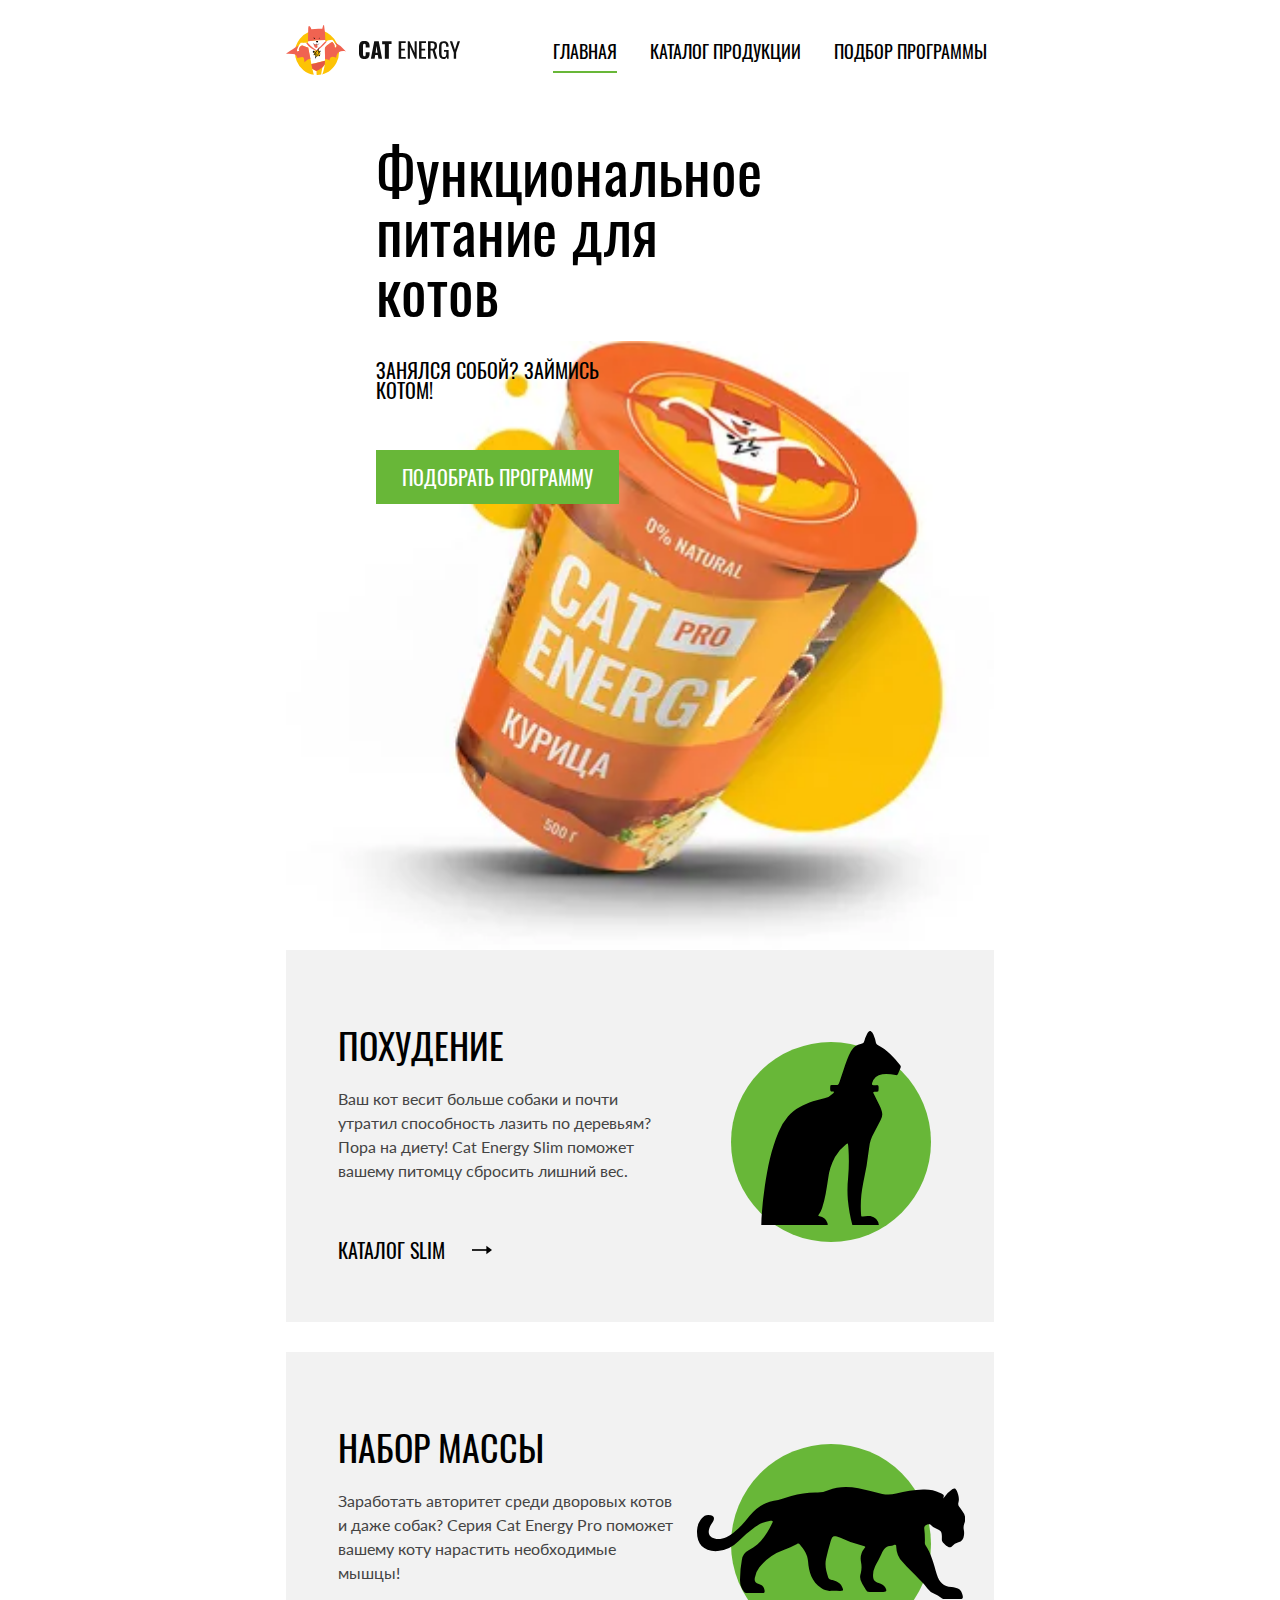
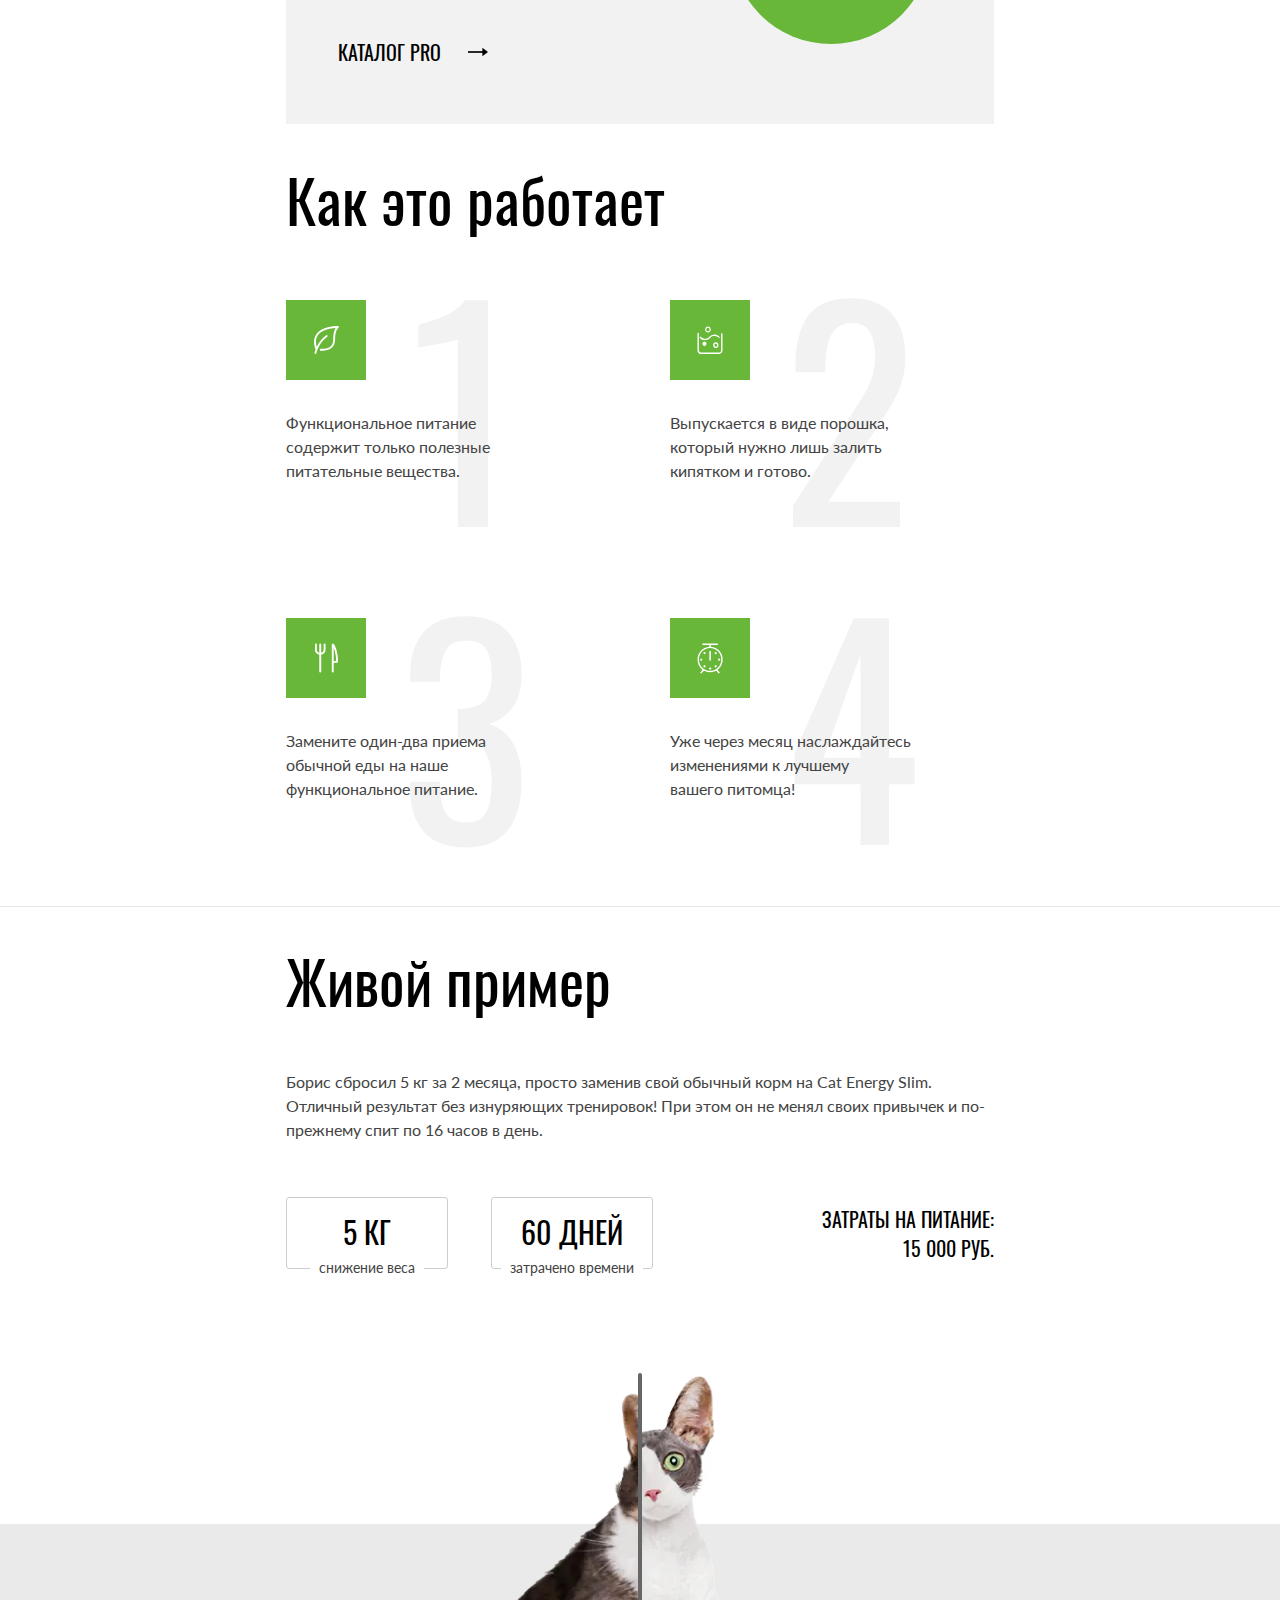
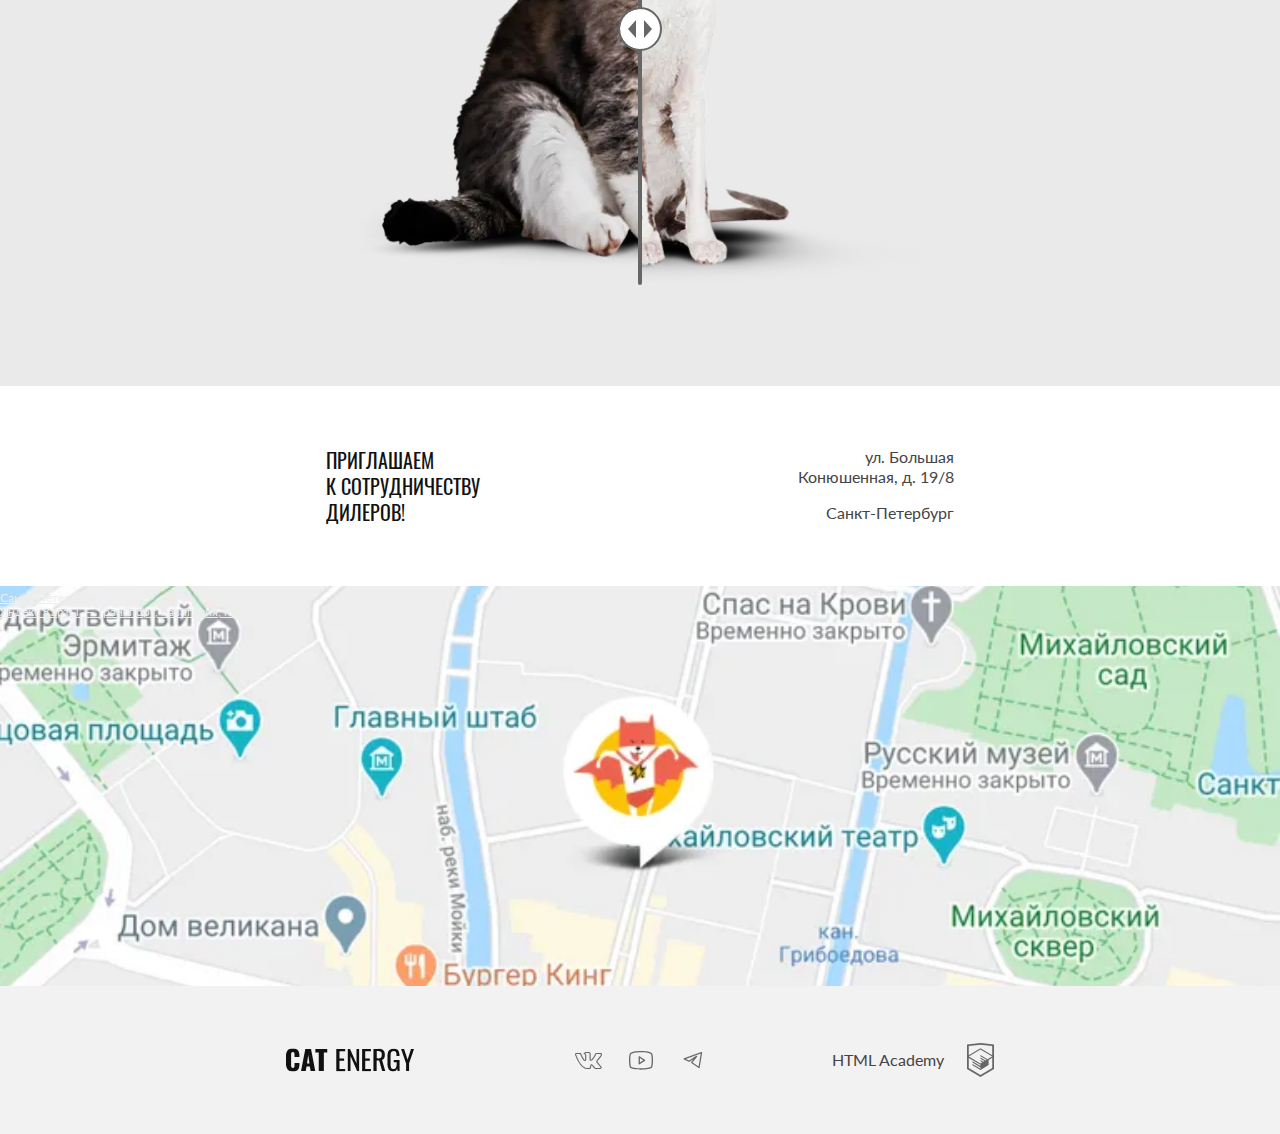
<file: index.html>
<!DOCTYPE html><html class="page" lang="ru"><head><meta charset="UTF-8"><title>Cat Energy</title><meta name="viewport" content="width=device-width,initial-scale=1"><link rel="preload" href="fonts/lato/Lato-Regular.woff2" as="font" crossorigin="anonymous"><link rel="preload" href="fonts/oswald/oswaldregular.woff2" as="font" crossorigin="anonymous"><link rel="stylesheet" href="styles/styles.css"><link rel="icon" href="favicon.ico"><link rel="icon" href="favicons/icon.svg" type="image/svg+xml"><link rel="apple-touch-icon" href="favicons/apple.png"><link rel="manifest" href="manifest.webmanifest"><script src="scripts/index.js" defer="defer"></script></head><body class="page__body page__body--home"><header class="page__header page-header"><div class="page-header__wrapper"><div class="page-header__mobile-top-row"><a class="page-header__logo" href="#"><picture><source media="(min-width: 1440px)" srcset="./images/image-logo-desktop.svg" width="70" height="59" type="image/svg+xml"><source media="(min-width: 768px)" srcset="./images/image-logo-tablet.svg" width="60" height="50" type="image/svg+xml"><img class="page-header__logo-image" src="./images/image-logo-mobile.svg" alt="Логотип Cat Energy" width="33" height="38"></picture><img class="page-header__text-logo" src="./images/text-logo.svg" width="101" height="18" alt="Cat Energy"> </a><button class="page-header__mobile-menu-toggler page-header__mobile-menu-toggler--closed page-header__mobile-menu-toggler--nojs" type="button"><span class="visually-hidden">Переключить мобильное меню</span></button></div><nav class="page-header__menu page-header__menu--closed page-header__menu--nojs accented-text"><ul class="page-header__menu-list"><li class="page-header__menu-item"><a class="page-header__menu-link page-header__menu-link--active page-header__menu-link--changeable" href="#">Главная</a></li><li class="page-header__menu-item"><a class="page-header__menu-link page-header__menu-link--changeable" href="/catalog.html">Каталог продукции</a></li><li class="page-header__menu-item"><a class="page-header__menu-link page-header__menu-link--changeable" href="#">Подбор программы</a></li></ul></nav></div></header><main class="page__main"><section class="page__intro intro"><div class="intro__wrapper"><h1 class="intro__heading accented-text">Функциональное питание для котов</h1><p class="intro__appeal accented-text">Занялся собой? Займись котом!</p><picture><source media="(min-width: 1440px)" srcset="./images/intro-cat-desktop@1x.webp, ./images/intro-cat-desktop@2x.webp 2x" type="image/webp" width="552" height="499"><source media="(min-width: 768px)" srcset="./images/intro-cat-tablet@1x.webp, ./images/intro-cat-tablet@2x.webp 2x" type="image/webp" width="709" height="609"><source srcset="./images/intro-cat-mobile@1x.webp, ./images/intro-cat-mobile@2x.webp 2x" type="image/webp" width="280" height="270"><source media="(min-width: 1440px)" srcset="./images/intro-cat-desktop@1x.png, ./images/intro-cat-desktop@2x.png 2x" type="image/png" width="552" height="499"><source media="(min-width: 768px)" srcset="./images/intro-cat-tablet@1x.png, ./images/intro-cat-tablet@2x.png 2x" type="image/png" width="709" height="609"><img class="intro__promo-image" src="./images/intro-cat-mobile@1x.png" srcset="./images/intro-cat-mobile@2x.png 2x" alt="Стакан корма Cat Energy" width="280" height="270"></picture><a class="intro__choose-program button button--primary" href="#">Подобрать программу</a></div></section><section class="page__targets targets"><div class="targets__wrapper"><h2 class="visually-hidden">Какую цель Вы хотите достичь?</h2><ul class="targets__list"><li class="targets__list-item targets__list-item--slimming"><h3 class="targets__item-title accented-text">Похудение</h3><p class="targets__item-description">Ваш кот весит больше собаки и почти утратил способность лазить по деревьям? Пора на диету! Cat Energy Slim поможет вашему питомцу сбросить лишний вес.</p><a class="targets__item-link accented-text" href="#">Каталог slim</a></li><li class="targets__list-item targets__list-item--gaining"><h3 class="targets__item-title accented-text">Набор массы</h3><p class="targets__item-description">Заработать авторитет среди дворовых котов и даже собак? Серия Cat Energy Pro поможет вашему коту нарастить необходимые мышцы!</p><a class="targets__item-link accented-text" href="#">Каталог pro</a></li></ul></div></section><section class="page__features features"><div class="features__wrapper"><h2 class="features__heading accented-text">Как это работает</h2><ul class="features__list"><li class="features__item features__item--useful">Функциональное питание содержит только полезные питательные вещества.</li><li class="features__item features__item--powder">Выпускается в виде порошка, который нужно лишь залить кипятком и готово.</li><li class="features__item features__item--handy">Замените один-два приема обычной еды на наше функциональное питание.</li><li class="features__item features__item--fast">Уже через месяц наслаждайтесь изменениями к лучшему вашего&nbsp;питомца!</li></ul></div></section><section class="page__example example"><div class="example__wrapper"><div class="example__text-content"><h2 class="example__heading accented-text">Живой пример</h2><p class="example__description">Борис сбросил 5 кг за 2 месяца, просто заменив свой обычный корм на Cat Energy Slim. Отличный результат без изнуряющих тренировок! При этом он не менял своих привычек и по-прежнему спит по 16 часов в день.</p><div class="example__stats"><ul class="example__index-list"><li class="example__index"><span class="example__index-amount accented-text">5 КГ</span> <span class="example__index-title">снижение веса</span></li><li class="example__index"><span class="example__index-amount accented-text">60 ДНЕЙ</span> <span class="example__index-title">затрачено времени</span></li></ul><div class="example__total accented-text"><p class="example__total-text">Затраты на питание:</p><p class="example__total-text">15 000 руб.</p></div></div></div><div class="example__image-slider"><button class="example__slider-button" type="button"><span class="visually-hidden">Кнопка управления слайдером</span></button><div class="example__before-container"><picture><source media="(min-width: 768px)" srcset="./images/slider-fat-cat-tablet@1x.webp, ./images/slider-fat-cat-tablet@2x.webp 2x" width="560" height="512" type="image/webp"><source srcset="./images/slider-fat-cat-mobile@1x.webp, ./images/slider-fat-cat-mobile@2x.webp 2x" width="280" height="256" type="image/webp"><source media="(min-width: 768px)" srcset="./images/slider-fat-cat-tablet@1x.png, ./images/slider-fat-cat-tablet@2x.png 2x" width="560" height="512" type="image/png"><img class="example__before-image" src="./images/slider-fat-cat-mobile@1x.png" srcset="./images/slider-fat-cat-mobile@2x.png 2x" alt="Толстый кот" width="280" height="256" loading="lazy"></picture></div><div class="example__after-container"><picture><source media="(min-width: 768px)" srcset="./images/slider-tiny-cat-tablet@1x.webp, ./images/slider-tiny-cat-tablet@2x.webp 2x" width="560" height="512" type="image/webp"><source srcset="./images/slider-tiny-cat-mobile@1x.webp, ./images/slider-tiny-cat-mobile@2x.webp 2x" width="280" height="256" type="image/webp"><source media="(min-width: 768px)" srcset="./images/slider-tiny-cat-tablet@1x.png, ./images/slider-tiny-cat-tablet@2x.png 2x" width="560" height="512" type="image/png"><img class="example__after-image" src="./images/slider-tiny-cat-mobile@1x.png" srcset="./images/slider-tiny-cat-mobile@2x.png 2x" alt="Худой кот" width="280" height="256" loading="lazy"></picture></div></div></div></section><footer class="page__footer page-footer"><div class="page-footer__collaboration page-footer__collaboration--main"><div class="page-footer__collaboration-wrapper"><p class="page-footer__collaboration-title accented-text">Приглашаем к&nbsp;сотрудничеству дилеров!</p><address class="page-footer__address"><p class="page-footer__address-paragraph">ул. Большая<br>Конюшенная, д. 19/8</p><p class="page-footer__address-paragraph">Санкт-Петербург</p></address></div></div><div class="page-footer__map-wrapper"><div class="page-footer__interactive-map page-footer__interactive-map--nojs"><a href="https://yandex.ru/maps/2/saint-petersburg/?utm_medium=mapframe&utm_source=maps" style="color:#eee;font-size:12px;position:absolute;top:0px;">Санкт‑Петербург</a> <a href="https://yandex.ru/maps/2/saint-petersburg/house/bolshaya_konyushennaya_ulitsa_19_8/Z0kYdQVjSUYAQFtjfXVyeXpgZQ==/?ll=30.325232%2C59.938733&utm_medium=mapframe&utm_source=maps&z=16.26" style="color:#eee;font-size:12px;position:absolute;top:14px;">Яндекс Карты — транспорт, навигация, поиск мест</a><iframe class="page-footer__iframe" src="https://yandex.ru/map-widget/v1/?ll=30.325232%2C59.938733&mode=search&ol=geo&ouri=ymapsbm1%3A%2F%2Fgeo%3Fdata%3DCgg1NzM5NDE4NBJh0KDQvtGB0YHQuNGPLCDQodCw0L3QutGCLdCf0LXRgtC10YDQsdGD0YDQsywg0JHQvtC70YzRiNCw0Y8g0JrQvtC90Y7RiNC10L3QvdCw0Y8g0YPQu9C40YbQsCwgMTkvOCIKDZaV8kEVKcFvQg%2C%2C&z=16.26"></iframe></div><picture><source media="(min-width: 1440px)" srcset="./images/map-image-desktop@1x.webp, ./images/map-image-desktop@2x.webp 2x" width="1440" height="400" type="image/webp"><source media="(min-width: 768px)" srcset="./images/map-image-tablet@1x.webp, ./images/map-image-tablet@2x.webp 2x" width="768" height="400" type="image/webp"><source srcset="./images/map-image-mobile@1x.webp, ./images/map-image-mobile@2x.webp 2x" width="320" height="362" type="image/webp"><source media="(min-width: 1440px)" srcset="./images/map-image-desktop@1x.jpg, ./images/map-image-desktop@2x.jpg 2x" width="1440" height="400" type="image/jpeg"><source media="(min-width: 768px)" srcset="./images/map-image-tablet@1x.jpg, ./images/map-image-tablet@2x.jpg 2x" width="768" height="400" type="image/jpeg"><img class="page-footer__map-image" src="./images/map-image-mobile@1x.jpg" srcset="./images/map-image-mobile@2x.jpg 2x" alt="ул. Большая Конюшенная, д. 19/8, Санкт-Петербург" width="320" height="362" loading="lazy"></picture></div><div class="page-footer__bottom"><div class="page-footer__bottom-wrapper"><ul class="page-footer__item-list"><li class="page-footer__logo page-footer__bottom-chapter"><a class="page-footer__logo-link" href="#"><img class="page-footer__text-logo" src="./images/text-logo.svg" width="128" height="24" alt="Cat Energy"></a></li><li class="page-footer__social page-footer__bottom-chapter"><ul class="page-footer__social-list"><li class="page-footer__social-item"><a class="page-footer__social-link page-footer__social-link--vk" href="#" title="Вконтакте"><span class="visually-hidden">Вконтакте</span></a></li><li class="page-footer__social-item"><a class="page-footer__social-link page-footer__social-link--youtube" href="#" title="Youtube"><span class="visually-hidden">Youtube</span></a></li><li class="page-footer__social-item"><a class="page-footer__social-link page-footer__social-link--telegram" href="#" title="telegram"><span class="visually-hidden">Telegram</span></a></li></ul></li><li class="page-footer__academy page-footer__bottom-chapter"><a class="page-footer__academy-link" href="https://htmlacademy.ru/intensive/adaptive">HTML Academy</a></li></ul></div></div></footer></main></body></html>
</file>
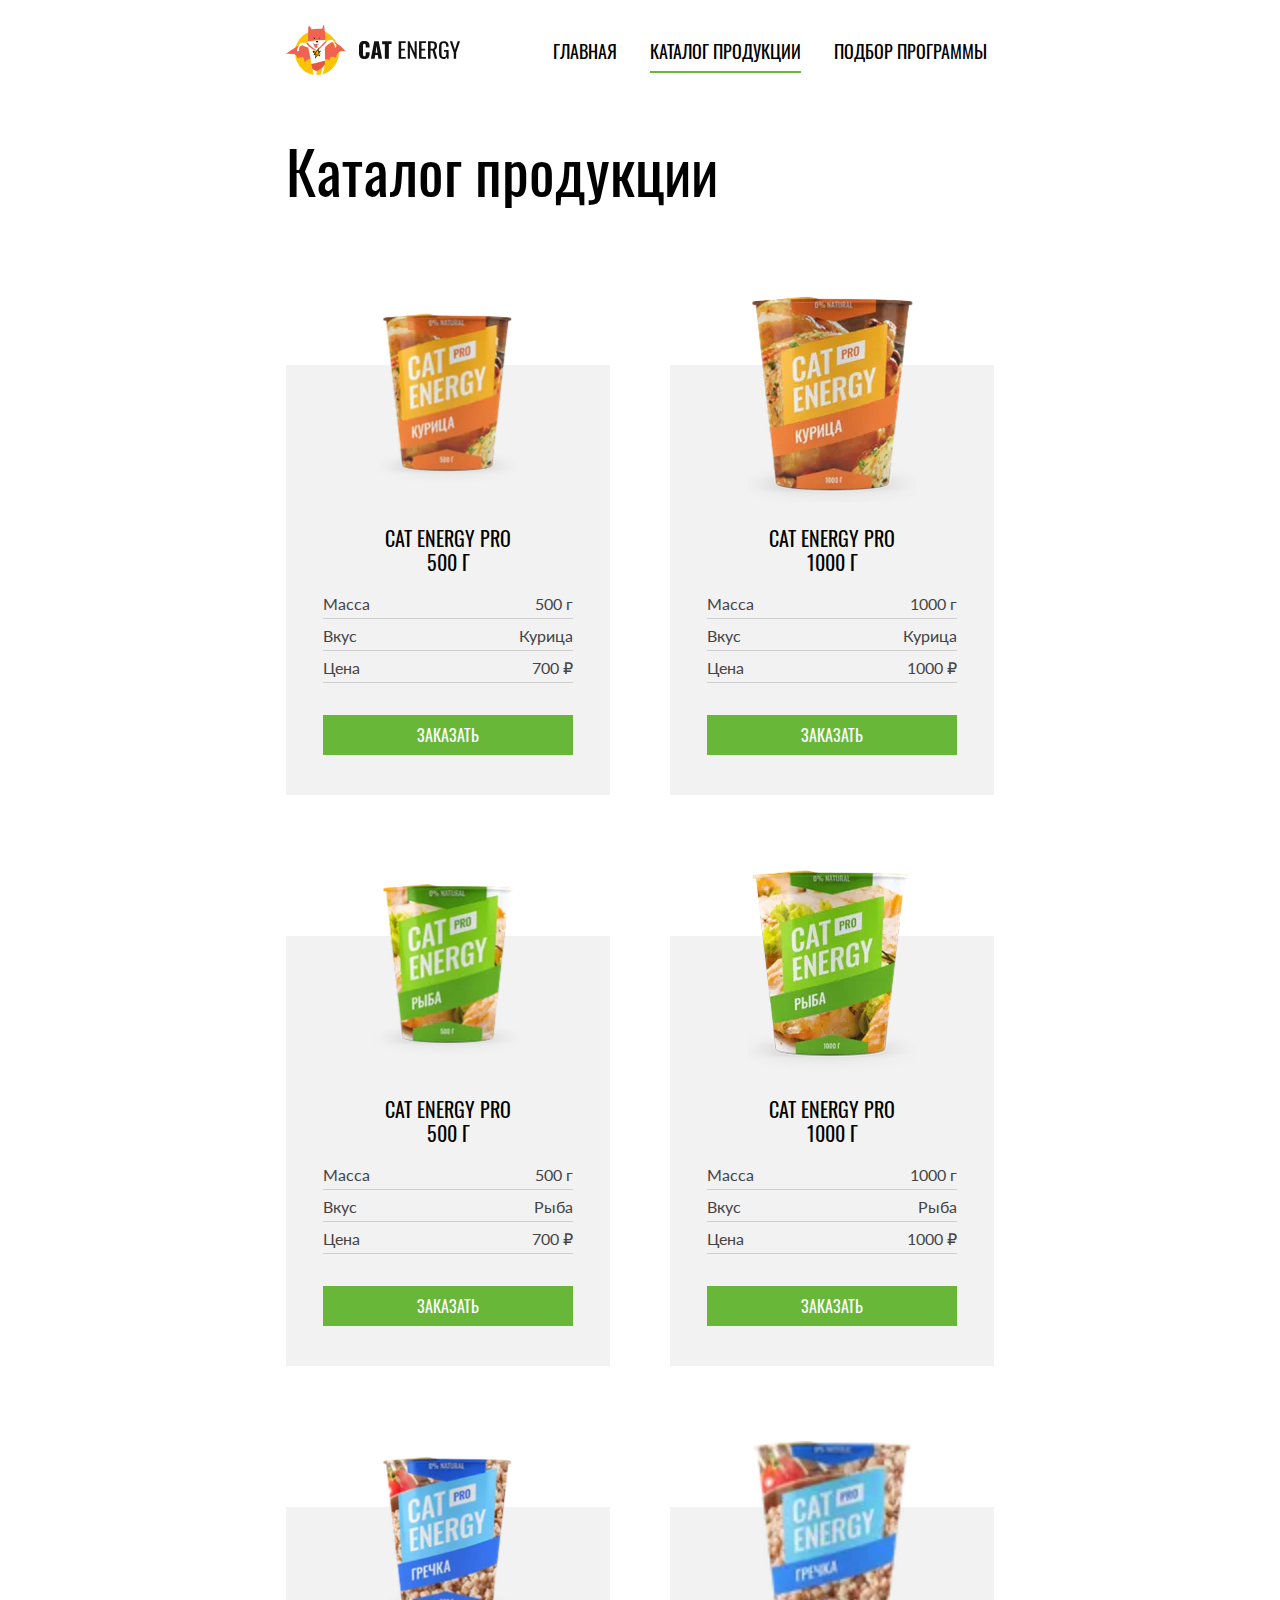
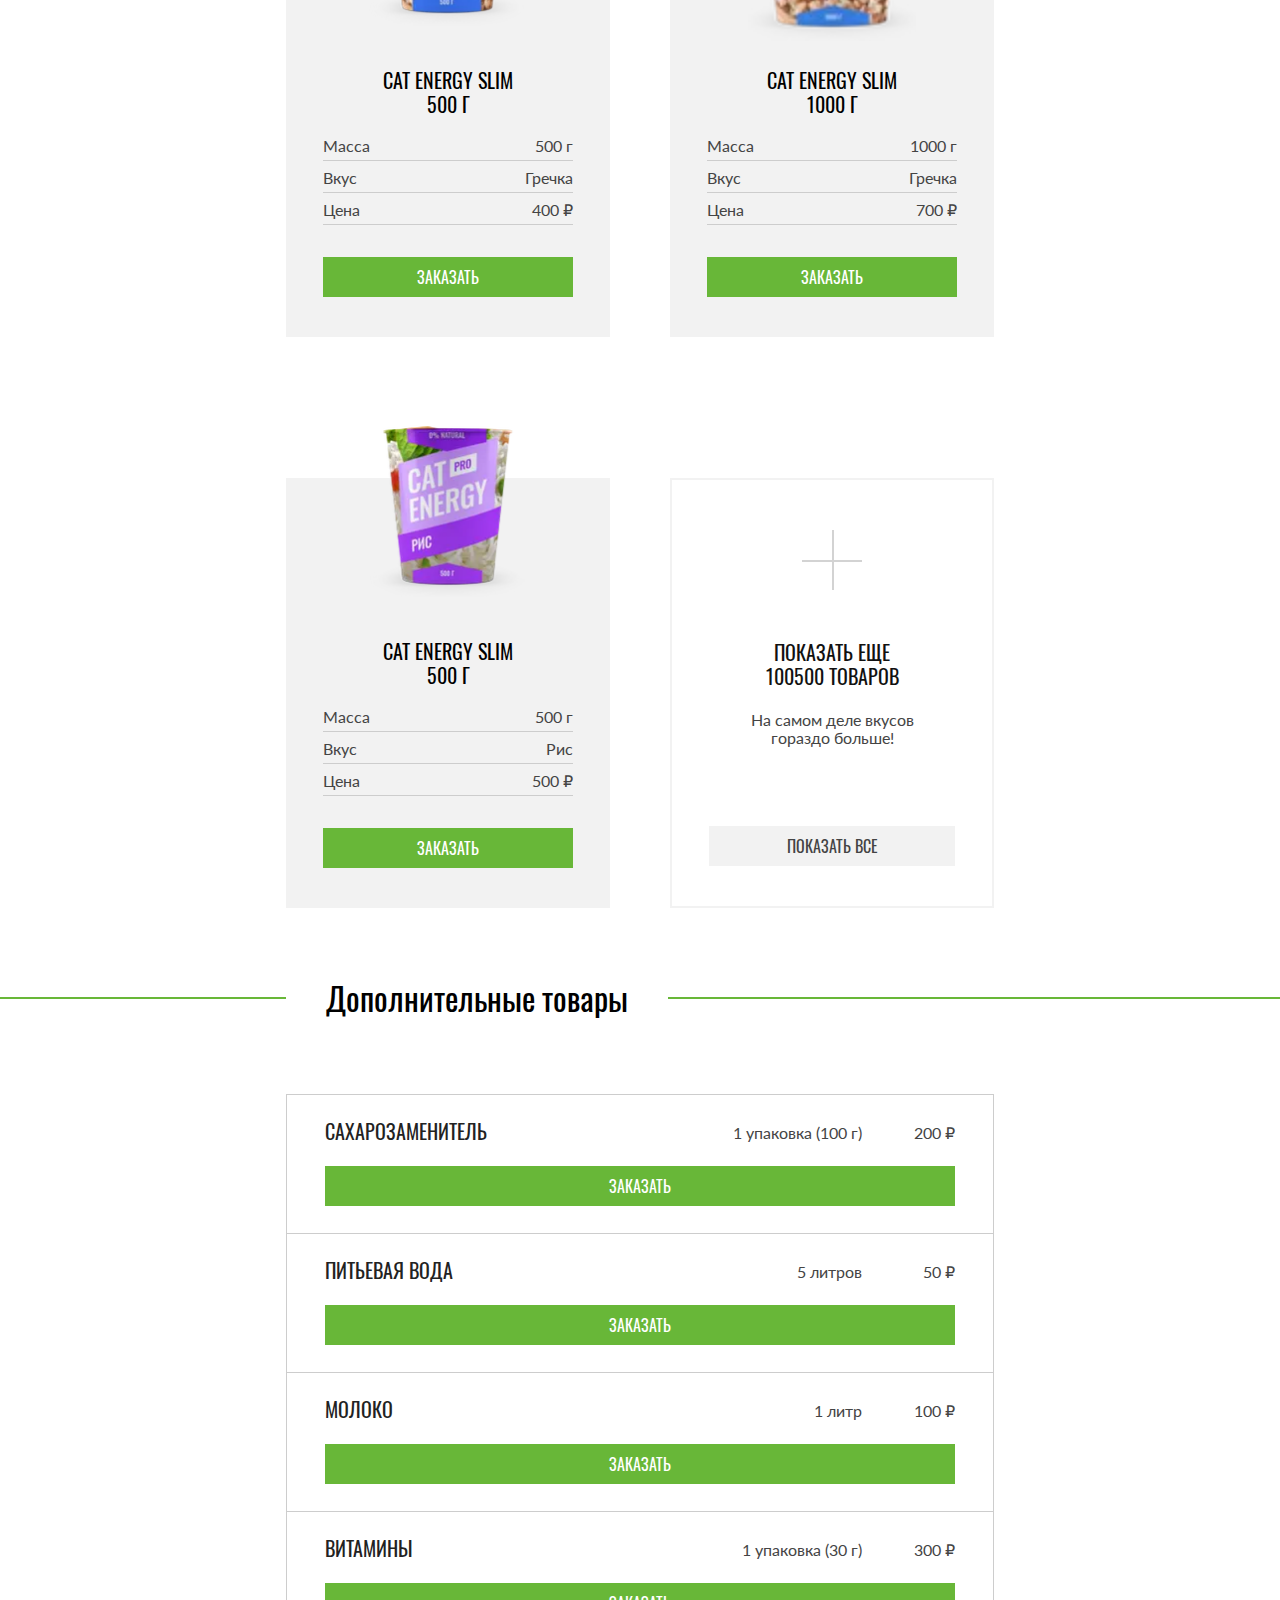
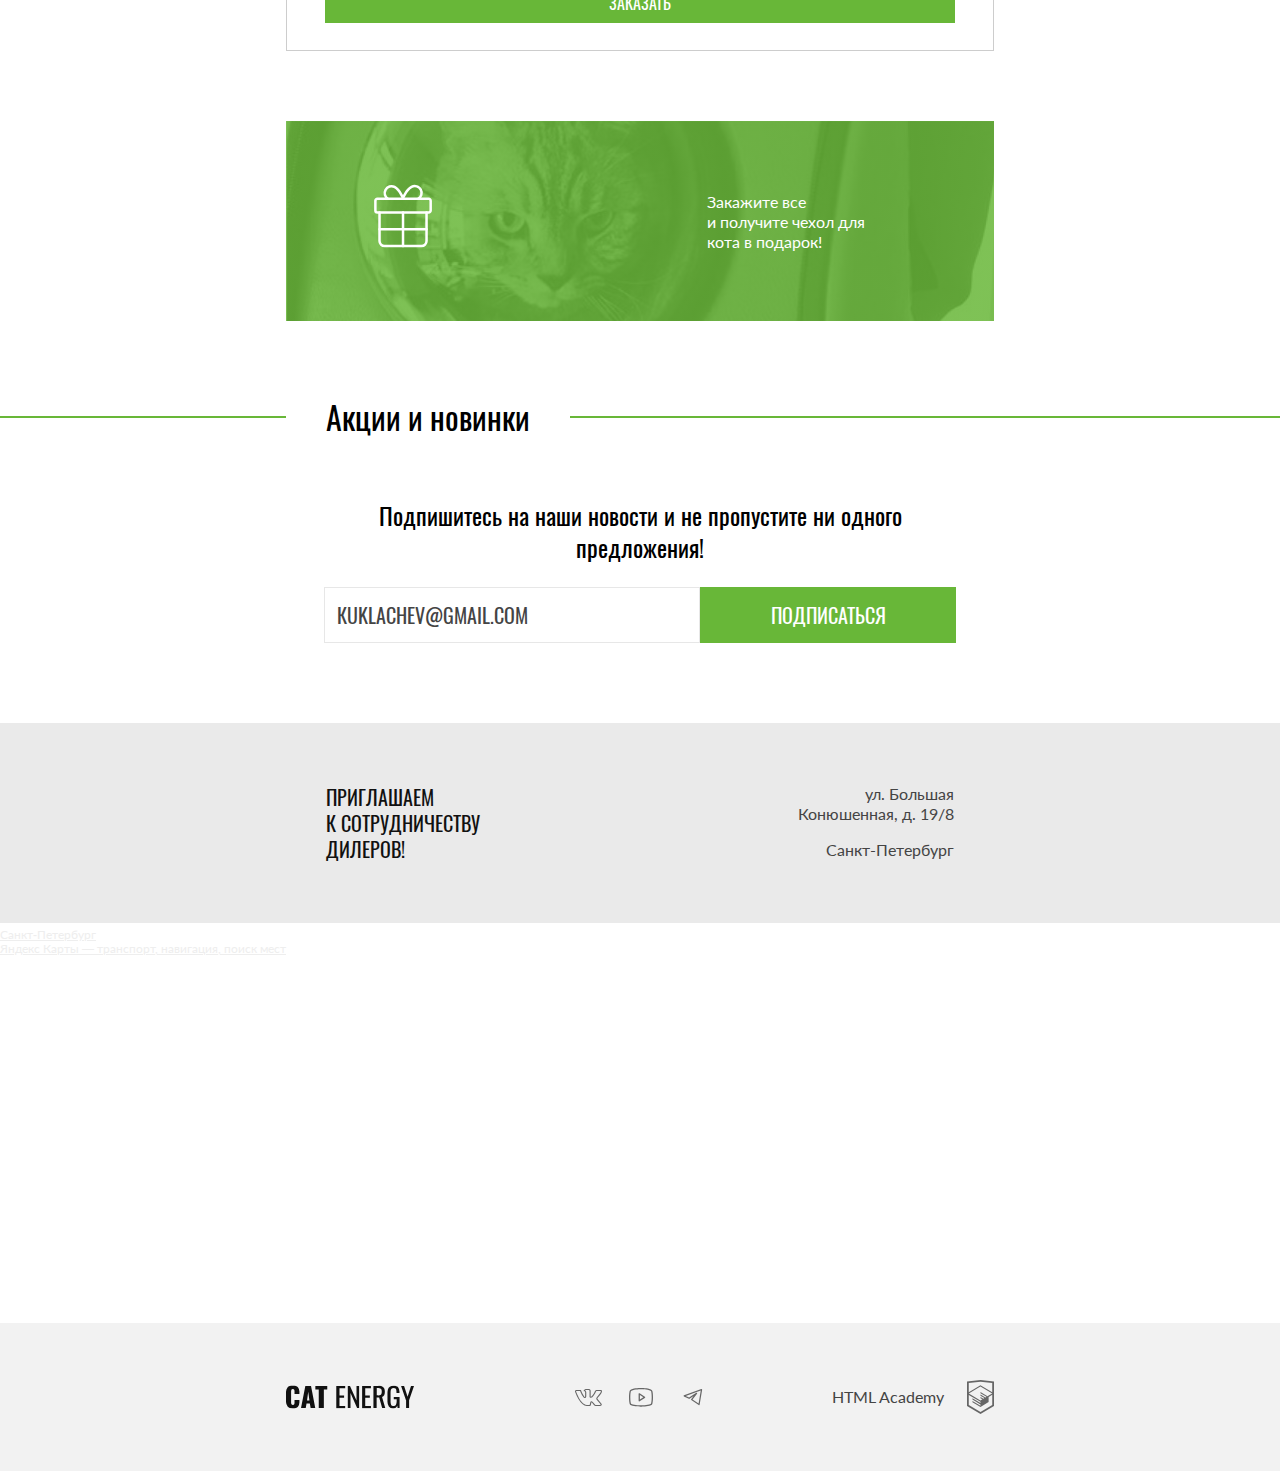
<file: catalog.html>
<!DOCTYPE html><html class="page" lang="ru"><head><meta charset="UTF-8"><title>Каталог товаров Cat Energy</title><meta name="viewport" content="width=device-width,initial-scale=1"><link rel="preload" href="fonts/lato/Lato-Regular.woff2" as="font" crossorigin="anonymous"><link rel="preload" href="fonts/oswald/oswaldregular.woff2" as="font" crossorigin="anonymous"><link rel="stylesheet" href="styles/styles.css"><link rel="icon" href="favicon.ico"><link rel="icon" href="favicons/icon.svg" type="image/svg+xml"><link rel="apple-touch-icon" href="favicons/apple.png"><link rel="manifest" href="manifest.webmanifest"><script src="scripts/index.js" defer="defer"></script></head><body class="page__body"><header class="page__header page-header"><div class="page-header__wrapper"><div class="page-header__mobile-top-row"><a class="page-header__logo" href="/"><picture><source media="(min-width: 1440px)" srcset="./images/image-logo-desktop.svg" width="70" height="59" type="image/svg+xml"><source media="(min-width: 768px)" srcset="./images/image-logo-tablet.svg" width="60" height="50" type="image/svg+xml"><img class="page-header__logo-image" src="./images/image-logo-mobile.svg" alt="Логотип Cat Energy" width="33" height="38"></picture><img class="page-header__text-logo" src="./images/text-logo.svg" width="101" height="18" alt="Cat Energy"> </a><button class="page-header__mobile-menu-toggler page-header__mobile-menu-toggler--closed page-header__mobile-menu-toggler--nojs" type="button"><span class="visually-hidden">Переключить мобильное меню</span></button></div><nav class="page-header__menu page-header__menu--closed page-header__menu--nojs accented-text"><ul class="page-header__menu-list"><li class="page-header__menu-item"><a class="page-header__menu-link" href="/">Главная</a></li><li class="page-header__menu-item"><a class="page-header__menu-link page-header__menu-link--active" href="#">Каталог продукции</a></li><li class="page-header__menu-item"><a class="page-header__menu-link" href="#">Подбор программы</a></li></ul></nav></div></header><main class="page__main"><section class="page__catalog catalog"><div class="catalog__wrapper"><h1 class="catalog__heading accented-text">Каталог продукции</h1><ul class="catalog__goods-list"><li class="catalog__goods-list-item good"><div class="good__wrapper"><a class="good__picture-link" href="#"><picture><source media="(min-width: 768px)" srcset="./images/pro-kitchen-500-tablet@1x.webp, ./images/pro-kitchen-500-tablet@2x.webp 2x" type="image/webp" width="161" height="172"><source srcset="./images/pro-kitchen-500-mobile@1x.webp, ./images/pro-kitchen-500-mobile@2x.webp 2x" width="68" height="86" type="image/webp"><source media="(min-width: 768px)" srcset="./images/pro-kitchen-500-tablet@1x.png, ./images/pro-kitchen-500-tablet@2x.png 2x" type="image/png" width="161" height="172"><img class="good__image" src="./images/pro-kitchen-500-mobile@1x.png" srcset="./images/pro-kitchen-500-mobile@2x.png 2x" alt="Cat Energy PRO 500 г" width="68" height="86" loading="lazy"></picture></a><a class="good__heading-link" href="#"><h3 class="good__title accented-text">Cat Energy PRO <span class="good__item-weight">500 г</span></h3></a><table class="good__table"><tr class="good__table-row"><td class="good__feature-name">Масса</td><td class="good__feature-value">500 г</td></tr><tr class="good__table-row"><td class="good__feature-name">Вкус</td><td class="good__feature-value">Курица</td></tr><tr class="good__table-row"><td class="good__feature-name">Цена</td><td class="good__feature-value">700 ₽</td></tr></table><a class="good__order button button--primary" href="#">Заказать</a></div></li><li class="catalog__goods-list-item good"><div class="good__wrapper"><a class="good__picture-link" href="#"><picture><source media="(min-width: 768px)" srcset="./images/pro-kitchen-1000-tablet@1x.webp, ./images/pro-kitchen-1000-tablet@2x.webp 2x" type="image/webp" width="168" height="206"><source srcset="./images/pro-kitchen-1000-mobile@1x.webp, ./images/pro-kitchen-1000-mobile@2x.webp 2x" width="84" height="100" type="image/webp"><source media="(min-width: 768px)" srcset="./images/pro-kitchen-1000-tablet@1x.png, ./images/pro-kitchen-1000-tablet@2x.png 2x" type="image/png" width="168" height="206"><img class="good__image" src="./images/pro-kitchen-1000-mobile@1x.png" srcset="./images/pro-kitchen-1000-mobile@2x.png 2x" alt="Cat Energy PRO 1000 г" width="84" height="100" loading="lazy"></picture></a><a class="good__heading-link" href="#"><h3 class="good__title accented-text">Cat Energy PRO <span class="good__item-weight">1000 г</span></h3></a><table class="good__table"><tr class="good__table-row"><td class="good__feature-name">Масса</td><td class="good__feature-value">1000 г</td></tr><tr class="good__table-row"><td class="good__feature-name">Вкус</td><td class="good__feature-value">Курица</td></tr><tr class="good__table-row"><td class="good__feature-name">Цена</td><td class="good__feature-value">1000 ₽</td></tr></table><a class="good__order button button--primary" href="#">Заказать</a></div></li><li class="catalog__goods-list-item good"><div class="good__wrapper"><a class="good__picture-link" href="#"><picture><source media="(min-width: 768px)" srcset="./images/pro-fish-500-tablet@1x.webp, ./images/pro-fish-500-tablet@2x.webp 2x" type="image/webp" width="163" height="174"><source srcset="./images/pro-fish-500-mobile@1x.webp, ./images/pro-fish-500-mobile@2x.webp 2x" width="68" height="78" type="image/webp"><source media="(min-width: 768px)" srcset="./images/pro-fish-500-tablet@1x.png, ./images/pro-fish-500-tablet@2x.png 2x" type="image/png" width="163" height="174"><img class="good__image" src="./images/pro-fish-500-mobile@1x.png" srcset="./images/pro-fish-500-mobile@2x.png 2x" alt="Cat Energy PRO 500 г" width="68" height="78" loading="lazy"></picture></a><a class="good__heading-link" href="#"><h3 class="good__title accented-text">Cat Energy PRO <span class="good__item-weight">500 г</span></h3></a><table class="good__table"><tr class="good__table-row"><td class="good__feature-name">Масса</td><td class="good__feature-value">500 г</td></tr><tr class="good__table-row"><td class="good__feature-name">Вкус</td><td class="good__feature-value">Рыба</td></tr><tr class="good__table-row"><td class="good__feature-name">Цена</td><td class="good__feature-value">700 ₽</td></tr></table><a class="good__order button button--primary" href="#">Заказать</a></div></li><li class="catalog__goods-list-item good"><div class="good__wrapper"><a class="good__picture-link" href="#"><picture><source media="(min-width: 768px)" srcset="./images/pro-fish-1000-tablet@1x.webp, ./images/pro-fish-1000-tablet@2x.webp 2x" type="image/webp" width="168" height="200"><source srcset="./images/pro-fish-1000-mobile@1x.webp, ./images/pro-fish-1000-mobile@2x.webp 2x" width="84" height="100" type="image/webp"><source media="(min-width: 768px)" srcset="./images/pro-fish-1000-tablet@1x.png, ./images/pro-fish-1000-tablet@2x.png 2x" type="image/png" width="168" height="200"><img class="good__image" src="./images/pro-fish-1000-mobile@1x.png" srcset="./images/pro-fish-1000-mobile@2x.png 2x" alt="Cat Energy PRO 1000 г" width="84" height="100" loading="lazy"></picture></a><a class="good__heading-link" href="#"><h3 class="good__title accented-text">Cat Energy PRO <span class="good__item-weight">1000 г</span></h3></a><table class="good__table"><tr class="good__table-row"><td class="good__feature-name">Масса</td><td class="good__feature-value">1000 г</td></tr><tr class="good__table-row"><td class="good__feature-name">Вкус</td><td class="good__feature-value">Рыба</td></tr><tr class="good__table-row"><td class="good__feature-name">Цена</td><td class="good__feature-value">1000 ₽</td></tr></table><a class="good__order button button--primary" href="#">Заказать</a></div></li><li class="catalog__goods-list-item good"><div class="good__wrapper"><a class="good__picture-link" href="#"><picture><source media="(min-width: 768px)" srcset="./images/slim-buckwheat-500-tablet@1x.webp, ./images/slim-buckwheat-500-tablet@2x.webp 2x" type="image/webp" width="161" height="171"><source srcset="./images/slim-buckwheat-500-mobile@1x.webp, ./images/slim-buckwheat-500-mobile@2x.webp 2x" width="68" height="78" type="image/webp"><source media="(min-width: 768px)" srcset="./images/slim-buckwheat-500-tablet@1x.png, ./images/slim-buckwheat-500-tablet@2x.png 2x" type="image/png" width="161" height="171"><img class="good__image" src="./images/slim-buckwheat-500-mobile@1x.png" srcset="./images/slim-buckwheat-500-mobile@2x.png 2x" alt="Cat Energy SLIM 500 г" width="68" height="78" loading="lazy"></picture></a><a class="good__heading-link" href="#"><h3 class="good__title accented-text">Cat Energy SLIM <span class="good__item-weight">500 г</span></h3></a><table class="good__table"><tr class="good__table-row"><td class="good__feature-name">Масса</td><td class="good__feature-value">500 г</td></tr><tr class="good__table-row"><td class="good__feature-name">Вкус</td><td class="good__feature-value">Гречка</td></tr><tr class="good__table-row"><td class="good__feature-name">Цена</td><td class="good__feature-value">400 ₽</td></tr></table><a class="good__order button button--primary" href="#">Заказать</a></div></li><li class="catalog__goods-list-item good"><div class="good__wrapper"><a class="good__picture-link" href="#"><picture><source media="(min-width: 768px)" srcset="./images/slim-buckwheat-1000-tablet@1x.webp, ./images/slim-buckwheat-1000-tablet@2x.webp 2x" type="image/webp" width="168" height="200"><source srcset="./images/slim-buckwheat-1000-mobile@1x.webp, ./images/slim-buckwheat-1000-mobile@2x.webp 2x" width="84" height="100" type="image/webp"><source media="(min-width: 768px)" srcset="./images/slim-buckwheat-1000-tablet@1x.png, ./images/slim-buckwheat-1000-tablet@2x.png 2x" type="image/png" width="168" height="200"><img class="good__image" src="./images/slim-buckwheat-1000-mobile@1x.png" srcset="./images/slim-buckwheat-1000-mobile@2x.png 2x" alt="Cat Energy SLIM 1000 г" width="84" height="100" loading="lazy"></picture></a><a class="good__heading-link" href="#"><h3 class="good__title accented-text">Cat Energy SLIM <span class="good__item-weight">1000 г</span></h3></a><table class="good__table"><tr class="good__table-row"><td class="good__feature-name">Масса</td><td class="good__feature-value">1000 г</td></tr><tr class="good__table-row"><td class="good__feature-name">Вкус</td><td class="good__feature-value">Гречка</td></tr><tr class="good__table-row"><td class="good__feature-name">Цена</td><td class="good__feature-value">700 ₽</td></tr></table><a class="good__order button button--primary" href="#">Заказать</a></div></li><li class="catalog__goods-list-item good"><div class="good__wrapper"><a class="good__picture-link" href="#"><picture><source media="(min-width: 768px)" srcset="./images/slim-rice-500-tablet@1x.webp, ./images/slim-rice-500-tablet@2x.webp 2x" type="image/webp" width="163" height="174"><source srcset="./images/slim-rice-500-mobile@1x.webp, ./images/slim-rice-500-mobile@2x.webp 2x" width="72" height="84" type="image/webp"><source media="(min-width: 768px)" srcset="./images/slim-rice-500-tablet@1x.png, ./images/slim-rice-500-tablet@2x.png 2x" type="image/png" width="163" height="174"><img class="good__image" src="./images/slim-rice-500-mobile@1x.png" srcset="./images/slim-rice-500-mobile@2x.png 2x" alt="Cat Energy SLIM 500 г" width="72" height="84" loading="lazy"></picture></a><a class="good__heading-link" href="#"><h3 class="good__title accented-text">Cat Energy SLIM <span class="good__item-weight">500 г</span></h3></a><table class="good__table"><tr class="good__table-row"><td class="good__feature-name">Масса</td><td class="good__feature-value">500 г</td></tr><tr class="good__table-row"><td class="good__feature-name">Вкус</td><td class="good__feature-value">Рис</td></tr><tr class="good__table-row"><td class="good__feature-name">Цена</td><td class="good__feature-value">500 ₽</td></tr></table><a class="good__order button button--primary" href="#">Заказать</a></div></li><li class="catalog__goods-list-item catalog__all"><div class="catalog__all-wrapper"><p class="catalog__all-title accented-text">Показать еще 100500 товаров</p><p class="catalog__all-appeal">На самом деле вкусов гораздо больше!</p><a class="catalog__all-button button button--secondary" href="#">Показать все</a></div></li></ul></div></section><section class="page__additional-goods additional-goods"><div class="additional-goods__wrapper"><h2 class="additional-goods__heading accented-text decorative-heading">Дополнительные товары</h2><div class="additional-goods__content"><ul class="additional-goods__list"><li class="additional-goods__item"><p class="additional-goods__item-title accented-text">Сахарозаменитель</p><div class="additional-goods__item-pricing"><span class="additional-goods__amount">1 упаковка (100 г)</span> <span class="additional-goods__price">200 ₽</span></div><a class="additional-goods__order button button--primary" href="#">Заказать</a></li><li class="additional-goods__item"><p class="additional-goods__item-title accented-text">питьевая вода</p><div class="additional-goods__item-pricing"><span class="additional-goods__amount">5 литров</span> <span class="additional-goods__price">50 ₽</span></div><a class="additional-goods__order button button--primary" href="#">Заказать</a></li><li class="additional-goods__item"><p class="additional-goods__item-title accented-text">молоко</p><div class="additional-goods__item-pricing"><span class="additional-goods__amount">1 литр</span> <span class="additional-goods__price">100 ₽</span></div><a class="additional-goods__order button button--primary" href="#">Заказать</a></li><li class="additional-goods__item"><p class="additional-goods__item-title accented-text">витамины</p><div class="additional-goods__item-pricing"><span class="additional-goods__amount">1 упаковка (30 г)</span> <span class="additional-goods__price">300 ₽</span></div><a class="additional-goods__order button button--primary" href="#">Заказать</a></li></ul><div class="additional-goods__promo"><p class="additional-goods__promo-text">Закажите все и&nbsp;получите чехол для кота в подарок!</p></div></div></div></section><section class="page__subscribe subscribe"><div class="subscribe__wrapper"><h2 class="subscribe__heading accented-text decorative-heading">Акции и новинки</h2><p class="subscribe__appeal accented-text">Подпишитесь на наши новости и не пропустите ни одного предложения!</p><form class="subscribe__form" action="https://echo.htmlacademy.ru"><label class="subscribe__form-control"><input class="subscribe__email-input accented-text" type="email" name="email" placeholder="кuklachev@gmail.com" required></label> <button class="subscribe__button button button--primary" type="submit">Подписаться</button></form></div></section></main><footer class="page__footer page-footer"><div class="page-footer__collaboration page-footer__collaboration--inner"><div class="page-footer__collaboration-wrapper"><p class="page-footer__collaboration-title accented-text">Приглашаем к&nbsp;сотрудничеству дилеров!</p><address class="page-footer__address"><p class="page-footer__address-paragraph">ул. Большая<br>Конюшенная, д. 19/8</p><p class="page-footer__address-paragraph">Санкт-Петербург</p></address></div></div><div class="page-footer__map-wrapper"><div class="page-footer__interactive-map page-footer__interactive-map--nojs"><a href="https://yandex.ru/maps/2/saint-petersburg/?utm_medium=mapframe&utm_source=maps" style="color:#eee;font-size:12px;position:absolute;top:0px;">Санкт‑Петербург</a> <a href="https://yandex.ru/maps/2/saint-petersburg/house/bolshaya_konyushennaya_ulitsa_19_8/Z0kYdQVjSUYAQFtjfXVyeXpgZQ==/?ll=30.325232%2C59.938733&utm_medium=mapframe&utm_source=maps&z=16.26" style="color:#eee;font-size:12px;position:absolute;top:14px;">Яндекс Карты — транспорт, навигация, поиск мест</a><iframe class="page-footer__iframe" src="https://yandex.ru/map-widget/v1/?ll=30.325232%2C59.938733&mode=search&ol=geo&ouri=ymapsbm1%3A%2F%2Fgeo%3Fdata%3DCgg1NzM5NDE4NBJh0KDQvtGB0YHQuNGPLCDQodCw0L3QutGCLdCf0LXRgtC10YDQsdGD0YDQsywg0JHQvtC70YzRiNCw0Y8g0JrQvtC90Y7RiNC10L3QvdCw0Y8g0YPQu9C40YbQsCwgMTkvOCIKDZaV8kEVKcFvQg%2C%2C&z=16.26"></iframe></div><picture><source media="(min-width: 1440px)" srcset="./images/map-image-desktop@1x.webp, ./images/map-image-desktop@2x.webp 2x" width="1440" height="400" type="image/webp"><source media="(min-width: 768px)" srcset="./images/map-image-tablet@1x.webp, ./images/map-image-tablet@2x.webp 2x" width="768" height="400" type="image/webp"><source srcset="./images/map-image-mobile@1x.webp, ./images/map-image-mobile@2x.webp 2x" width="320" height="362" type="image/webp"><source media="(min-width: 1440px)" srcset="./images/map-image-desktop@1x.jpg, ./images/map-image-desktop@2x.jpg 2x" width="1440" height="400" type="image/jpeg"><source media="(min-width: 768px)" srcset="./images/map-image-tablet@1x.jpg, ./images/map-image-tablet@2x.jpg 2x" width="768" height="400" type="image/jpeg"><img class="page-footer__map-image" src="./images/map-image-mobile@1x.jpg" srcset="./images/map-image-mobile@2x.jpg 2x" alt="ул. Большая Конюшенная, д. 19/8, Санкт-Петербург" width="320" height="362" loading="lazy"></picture></div><div class="page-footer__bottom"><div class="page-footer__bottom-wrapper"><ul class="page-footer__item-list"><li class="page-footer__logo page-footer__bottom-chapter"><a class="page-footer__logo-link" href="/"><img class="page-footer__text-logo" src="./images/text-logo.svg" width="128" height="24" alt="Cat Energy"></a></li><li class="page-footer__bottom-chapter"><ul class="page-footer__social-list"><li class="page-footer__social-item"><a class="page-footer__social-link page-footer__social-link--vk" href="#" title="Вконтакте"><span class="visually-hidden">Вконтакте</span></a></li><li class="page-footer__social-item"><a class="page-footer__social-link page-footer__social-link--youtube" href="#" title="Youtube"><span class="visually-hidden">Youtube</span></a></li><li class="page-footer__social-item"><a class="page-footer__social-link page-footer__social-link--telegram" href="#" title="telegram"><span class="visually-hidden">Telegram</span></a></li></ul></li><li class="page-footer__academy page-footer__bottom-chapter"><a class="page-footer__academy-link" href="https://htmlacademy.ru/intensive/adaptive">HTML Academy</a></li></ul></div></div></footer></body></html>
</file>
<file: styles/styles.css>
*{box-sizing:border-box}@font-face{font-family:Lato;font-weight:400;font-style:normal;src:url(../fonts/lato/Lato-Regular.woff2)format("woff2");font-display:swap}@font-face{font-family:Oswald;font-weight:400;font-style:normal;src:url(../fonts/oswald/oswaldregular.woff2)format("woff2");font-display:swap}.button{text-transform:uppercase;color:#fff;cursor:pointer;font-family:Oswald,Impact,sans-serif;font-size:16px;line-height:20px}.button--primary{background-color:#68b738}.button--primary:hover{background-color:#5eaa2f}.button--primary:active{color:#ffffff4d}.button--secondary{color:#444;background-color:#f2f2f2}.button--secondary:hover{background-color:#ebebeb}.decorative-heading{width:-moz-fit-content;width:fit-content;padding-right:40px;position:relative}.decorative-heading:before{content:"";background-color:#68b738;width:100vw;height:2px;display:block;position:absolute;top:11px;right:calc(100% + 40px)}.decorative-heading:after{content:"";background-color:#68b738;width:100vw;height:2px;display:block;position:absolute;top:11px;left:100%}@media (width>=768px){.decorative-heading{padding-left:40px}.decorative-heading:before{content:"";background-color:#68b738;width:100vw;height:2px;display:block;position:absolute;top:15px;right:100%}.decorative-heading:after{top:15px}}@media (width>=1440px){.decorative-heading{padding-left:0}.decorative-heading:before{top:19px;right:calc(100% + 40px)}.decorative-heading:after{top:19px}}.visually-hidden{white-space:nowrap;-webkit-clip-path:inset(100%);clip-path:inset(100%);clip:rect(0 0 0 0);border:0;width:1px;height:1px;margin:-1px;padding:0;position:absolute;overflow:hidden}.page{color:#000;font-family:Lato,Century Gothic,sans-serif;font-size:14px;line-height:20px}@media (width>=768px){.page{font-size:16px;line-height:24px}}.page__body{min-width:320px;margin:0;position:relative}@media (width>=1440px){.page__body--home:before{content:"";z-index:-1;background-image:linear-gradient(#68b738d9,#68b738d9),url(../images/intro-background-desktop@1x.jpg);background-position:100%;background-repeat:no-repeat;background-size:cover;width:50%;height:694px;display:block;position:absolute;top:0;right:0}}@media (width>=1440px) and (resolution>=2dppx){.page__body--home:before{background-image:linear-gradient(#68b738d9,#68b738d9),url(../images/intro-background-desktop@2x.jpg)}}.page-header__wrapper{background-color:#fff;flex-direction:column;align-items:center;display:flex;position:relative}@media (width>=768px){.page-header__wrapper{background:0 0;flex-direction:row;justify-content:space-between;align-items:flex-end;width:708px;margin-left:auto;margin-right:auto;padding-top:25px}}@media (width>=1440px){.page-header__wrapper{width:1220px;padding-top:55px}}.page-header__mobile-top-row{justify-content:space-between;align-items:center;width:280px;padding-top:13px;padding-bottom:14px;display:flex}@media (width>=768px){.page-header__mobile-top-row{align-self:flex-start;width:-moz-fit-content;width:fit-content;padding:0}}.page-header__logo{align-items:center;gap:56px;display:flex}.page-header__logo:hover{opacity:.8}.page-header__logo:active{opacity:.6}@media (width>=768px){.page-header__logo{align-self:flex-start;gap:13px}}@media (width>=1440px){.page-header__logo{gap:14px}}.page-header__logo-image{display:block}@media (width>=1440px){.page-header__text-logo{width:118px;height:21px}}.page-header__mobile-menu-toggler{cursor:pointer;background:0 0;border:none;width:24px;min-width:24px;height:24px;margin-left:68px;padding:0}.page-header__mobile-menu-toggler--closed{background-image:url(../icons/stack.svg#burger-icon)}.page-header__mobile-menu-toggler--opened{background-image:url(../icons/stack.svg#black-cross)}.page-header__mobile-menu-toggler--nojs{display:none}@media (width>=768px){.page-header__mobile-menu-toggler{display:none}}.page-header__menu{z-index:1;width:100%;position:absolute;bottom:-201px;left:0}@media (width>=768px){.page-header__menu{width:441px;position:static}}@media (width>=1440px){.page-header__menu{width:-moz-fit-content;width:fit-content;max-width:49%}}@media (width<=767px){.page-header__menu--closed{display:none}}.page-header__menu--nojs{display:block;position:static}.page-header__menu-list{text-transform:uppercase;color:#000;margin:0;padding:0;font-size:20px;line-height:20px;list-style:none}@media (width>=768px){.page-header__menu-list{flex-wrap:wrap;gap:33px;min-width:441px;font-size:18px;line-height:24px;display:flex}}@media (width>=1440px){.page-header__menu-list{font-size:20px;line-height:normal}}.page-header__menu-item{text-align:center;background-color:#fff;border-top:1px solid #e6e6e6}.page-header__menu-item:last-child{border-bottom:1px solid #e6e6e6}@media (width>=768px){.page-header__menu-item{background:0 0;border:none;padding-bottom:2px}.page-header__menu-item:last-child{border:none}}.page-header__menu-link{color:inherit;width:100%;max-width:280px;margin-left:auto;margin-right:auto;padding-top:22px;padding-bottom:24px;text-decoration:none;display:block}.page-header__menu-link:hover{opacity:.6}.page-header__menu-link:active{opacity:.3}@media (width>=768px){.page-header__menu-link{max-width:none;height:100%;margin:0;padding-top:0;padding-bottom:8px}.page-header__menu-link--active{border-bottom:2px solid #68b738}}@media (width>=1440px){.page-header__menu-link--changeable{color:#fff;border-color:#fff}}.intro{position:relative}.intro:before{z-index:-1;content:"";background-image:linear-gradient(#68b738d9,#68b738d9),url(../images/intro-background-mobile@1x.jpg);background-position:50%;background-repeat:no-repeat;background-size:cover;width:100%;height:302px;display:block;position:absolute;top:0;left:0}@media (resolution>=2dppx){.intro:before{background-image:linear-gradient(#68b738d9,#68b738d9),url(../images/intro-background-mobile@2x.jpg)}}@media (width>=768px){.intro:before{display:none}}.intro__wrapper{flex-direction:column;align-items:center;width:280px;margin-left:auto;margin-right:auto;padding-top:27px;padding-bottom:20px;display:flex}@media (width>=768px){.intro__wrapper{align-items:flex-start;width:708px;min-height:875px;padding-top:65px;padding-bottom:0;padding-left:90px;position:relative}}@media (width>=1440px){.intro__wrapper{width:1220px;min-height:580px;padding-top:110px;padding-left:80px}}.intro__heading{text-align:center;color:#fff;width:250px;margin:0 0 25px;font-size:36px;font-weight:400;line-height:36px}@media (width>=768px){.intro__heading{color:#000;text-align:start;width:416px;margin-bottom:40px;font-size:60px;line-height:60px}}.intro__appeal{color:#fff;text-transform:uppercase;margin:0 0 29px;font-size:14px;line-height:14px}@media (width>=768px){.intro__appeal{color:#000;width:283px;margin-bottom:50px;font-size:20px;line-height:20px}}@media (width>=1440px){.intro__appeal{margin-bottom:52px}}.intro__promo-image{margin-bottom:3px;display:block}@media (width>=768px){.intro__promo-image{z-index:-1;object-fit:contain;width:100%;margin:0;position:absolute;bottom:0;left:0}}@media (width>=1440px){.intro__promo-image{z-index:-1;width:552px;top:29px;bottom:auto;left:447px}}.intro__choose-program{text-align:center;width:100%;padding:10px 64px;text-decoration:none;display:block}@media (width>=768px){.intro__choose-program{width:-moz-fit-content;width:fit-content;padding:14px 26px;font-size:20px;line-height:26px}}.accented-text{font-family:Oswald,Impact,sans-serif}.targets__wrapper{width:280px;margin-left:auto;margin-right:auto}@media (width>=768px){.targets__wrapper{width:708px;padding-top:0}}@media (width>=1440px){.targets__wrapper{width:1220px;padding-top:82px}}.targets__list{flex-direction:column;gap:20px;margin:0;padding:0;list-style:none;display:flex}@media (width>=768px){.targets__list{gap:30px}}@media (width>=1440px){.targets__list{flex-flow:wrap;gap:80px}}.targets__list-item{background-color:#f2f2f2;padding:30px 20px 18px;line-height:18px;position:relative}.targets__list-item:before{content:"";background-color:#68b738;border-radius:50%;width:50px;height:50px;display:block;position:absolute;top:24px;left:20px}.targets__list-item:after{content:"";background-position:50%;background-repeat:no-repeat;background-size:contain;display:block;position:absolute}@media (width>=768px){.targets__list-item{line-height:inherit;padding:77px 316px 53px 52px}.targets__list-item:before{width:200px;height:200px;top:92px;left:auto;right:63px}}@media (width>=1440px){.targets__list-item{width:570px;padding:77px 63px 55px 52px}.targets__list-item:before{width:100px;height:100px;top:47px;left:52px;right:auto}}.targets__list-item--slimming:after{background-image:url(../icons/stack.svg#egyptian-cat-icon);width:36px;height:50px;top:21px;left:27px}@media (width>=768px){.targets__list-item--slimming:after{width:140px;height:194px;top:81px;left:auto;right:93px}}@media (width>=1440px){.targets__list-item--slimming:after{width:70px;height:97px;top:41px;left:67px;right:auto}}.targets__list-item--gaining:after{background-image:url(../icons/stack.svg#panther-icon);width:67px;height:28px;top:35px;left:12px}@media (width>=768px){.targets__list-item--gaining:after{width:268px;height:112px;top:135px;left:auto;right:29px}}@media (width>=1440px){.targets__list-item--gaining:after{width:134px;height:56px;top:67px;left:33px;right:auto}}.targets__item-title{text-transform:uppercase;margin:0 0 29px 70px;font-size:24px;font-weight:400;line-height:37px}@media (width>=768px){.targets__item-title{margin-bottom:24px;margin-left:0;font-size:36px;line-height:36px}}@media (width>=1440px){.targets__item-title{margin-bottom:73px;margin-left:162px;font-size:36px;line-height:36px}}.targets__item-description{color:#444;width:227px;margin:0 0 38px;position:relative}.targets__item-description:after{content:"";background-color:#d9d9d9;width:240px;height:1px;display:block;position:absolute;bottom:-23px;left:0}@media (width>=768px){.targets__item-description{width:340px;margin-bottom:48px}.targets__item-description:after{display:none}}@media (width>=1440px){.targets__item-description{width:454px;margin-bottom:23px}}.targets__item-link{text-transform:uppercase;color:#000;align-items:center;gap:15px;width:-moz-fit-content;width:fit-content;min-height:24px;font-size:16px;line-height:16px;text-decoration:none;display:flex}.targets__item-link:after{content:"";background-image:url(../icons/stack.svg#forwarding-icon-normal);background-position:0;background-repeat:no-repeat;background-size:24px;width:32px;height:10px;display:inline-block}.targets__item-link:hover:after{background-image:url(../icons/stack.svg#forwarding-icon-hover);background-size:32px}.targets__item-link:active{opacity:.3}@media (width>=768px){.targets__item-link{gap:25px;min-height:38px;font-size:20px;line-height:normal}.features{border-bottom:1px solid #e6e6e6}}@media (width>=1440px){.features{border:none}}.features__wrapper{width:280px;margin-left:auto;margin-right:auto;padding-top:20px;padding-bottom:49px}@media (width>=768px){.features__wrapper{width:708px;padding-top:45px;padding-bottom:47px}}@media (width>=1440px){.features__wrapper{width:1220px;padding-top:71px;padding-bottom:69px}}.features__heading{margin:0 0 40px;font-size:36px;font-weight:400;line-height:40px}@media (width>=768px){.features__heading{margin-bottom:32px;font-size:60px;line-height:60px}}.features__list{flex-direction:column;gap:20px;margin:0;padding:0;list-style:none;display:flex}@media (width>=768px){.features__list{counter-reset:feature;grid-template-columns:1fr 1fr;gap:38px 59px;display:grid}}@media (width>=1440px){.features__list{grid-template-columns:1fr 1fr 1fr 1fr;gap:78px}}.features__item{color:#444;gap:20px;line-height:18px;display:flex}.features__item:before{content:"";background-color:#68b738;background-position:50%;background-repeat:no-repeat;width:60px;min-width:60px;height:60px;display:inline-block}@media (width>=768px){.features__item{counter-increment:feature;flex-direction:column;align-items:flex-start;gap:31px;min-height:280px;padding-top:39px;font-size:16px;line-height:24px;position:relative}.features__item:before{width:80px;height:80px}.features__item:after{content:counter(feature);z-index:-1;color:#f2f2f2;font-family:Oswald,Impact,sans-serif;font-size:280px;line-height:280px;position:absolute;top:0;right:0}}.features__item--useful:before{background-image:url(../icons/stack.svg#leaf-icon);background-size:25px 28px}@media (width>=768px){.features__item--useful{width:230px}}@media (width>=1440px){.features__item--useful:after{transform:translate(-6px)}}.features__item--powder:before{background-image:url(../icons/stack.svg#chemistry-icon);background-size:26px 29px}@media (width>=768px){.features__item--powder{width:246px}}@media (width>=1440px){.features__item--powder{transform:translate(3px)}}.features__item--handy:before{background-image:url(../icons/stack.svg#eating-icon);background-size:25px 30px}@media (width>=768px){.features__item--handy{width:247px}}@media (width>=1440px){.features__item--handy{transform:translate(4px)}}.features__item--fast:before{background-image:url(../icons/stack.svg#weight-icon);background-size:26px 31px}@media (width>=768px){.features__item--fast{width:249px}}@media (width>=1440px){.features__item--fast{transform:translate(4px)}}.example{background-color:#eaeaea}@media (width>=768px){.example{background:0 0;position:relative}.example:after{content:"";z-index:-1;background-color:#eaeaea;width:100%;height:462px;display:block;position:absolute;bottom:0;left:0}}.example__wrapper{flex-direction:column;gap:20px;width:280px;margin-left:auto;margin-right:auto;padding-top:25px;padding-bottom:40px;display:flex}@media (width>=768px){.example__wrapper{gap:104px;width:708px;padding-top:43px;padding-bottom:101px}}@media (width>=1440px){.example__wrapper{flex-direction:row;justify-content:space-between;align-items:flex-start;width:1220px;padding-top:0;padding-bottom:75px}.example__text-content{width:433px}}.example__heading{margin:0 0 40px;font-size:36px;font-weight:400;line-height:40px}@media (width>=768px){.example__heading{margin-bottom:60px;font-size:60px;line-height:60px}}@media (width>=1440px){.example__heading{margin-bottom:146px}}.example__description{color:#444;margin:0 0 20px;line-height:18px}@media (width>=768px){.example__description{margin-bottom:55px;line-height:24px}}@media (width>=1440px){.example__description{margin-bottom:69px}}.example__stats{flex-direction:column;gap:34px;display:flex}@media (width>=768px){.example__stats{flex-direction:row;justify-content:space-between}}@media (width>=1440px){.example__stats{flex-direction:column;justify-content:flex-start;gap:60px}}.example__index-list{gap:32px;margin:0;padding:0;list-style:none;display:flex}@media (width>=768px){.example__index-list{gap:43px}}@media (width>=1440px){.example__index-list{gap:42px}}.example__index{text-align:center;border:1px solid #cdcdcd;border-radius:3px;width:124px;height:56px;padding:14px 14px 18px;position:relative}@media (width>=768px){.example__index{width:162px;height:72px;padding:15px 15px 20px}}.example__index-amount{-webkit-text-decoration:uppercase;text-decoration:uppercase;font-size:24px;line-height:24px}@media (width>=768px){.example__index-amount{font-size:30px;line-height:37px}}.example__index-title{text-align:center;color:#444;background-color:#eaeaea;width:87px;margin:auto;padding:0 15px;font-size:12px;line-height:12px;display:block;position:absolute;top:47px;left:0;right:0}@media (width>=768px){.example__index-title{background-color:#fff;width:-moz-fit-content;width:fit-content;padding:0 9px;font-size:14px;line-height:14px;top:63px}}@media (width>=1440px){.example__index-title{background-color:#eaeaea}}.example__total{text-transform:uppercase;align-self:center;align-items:center;display:flex}@media (width>=768px){.example__total{flex-direction:column;align-items:flex-end;gap:9px}}@media (width>=1440px){.example__total{flex-direction:row;align-self:flex-start;gap:63px}}.example__total-text{margin:0;font-size:14px;line-height:20px}@media (width>=768px){.example__total-text{font-size:20px}}.example__image-slider{height:256px;position:relative}@media (width>=768px){.example__image-slider{align-self:center;width:560px;height:512px}}@media (width>=1440px){.example__image-slider{transform:translateY(-5px)}}.example__slider-button{z-index:1;background-color:#666;border:none;border-radius:2px;width:4px;height:100%;margin:auto;padding:0;display:block;position:relative;left:0;right:0}.example__slider-button:before{content:"";background:#fff;border-radius:50%;outline:2px solid #666;width:40px;height:40px;display:block;position:absolute;top:50%;left:50%;transform:translate(-50%,-50%)}.example__slider-button:after{content:"";background-color:inherit;cursor:pointer;width:24px;height:18px;display:block;position:absolute;top:50%;left:50%;transform:translate(-50%,-50%);-webkit-mask-image:url(../icons/stack.svg#comparison-arrows);mask-image:url(../icons/stack.svg#comparison-arrows);-webkit-mask-position:50%;mask-position:50%;-webkit-mask-size:100%;mask-size:100%;-webkit-mask-repeat:no-repeat;mask-repeat:no-repeat}.example__slider-button:hover{background-color:#68b738}.example__slider-button:hover:before{outline-color:#68b738}.example__slider-button:active{background-color:#5eaa2f99}.example__slider-button:active:before{outline-color:#5eaa2f99}.example__before-container{flex-direction:row;width:50%;height:100%;display:flex;position:absolute;top:0;left:0;overflow:hidden}.example__after-container{flex-direction:row-reverse;width:50%;height:100%;display:flex;position:absolute;top:0;right:0;overflow:hidden}.example__before-image{object-position:left;display:block}.example__after-image{object-position:right;display:block}.page-footer{position:relative}@media (width>=1440px){.page-footer__collaboration{z-index:1;width:1220px;margin-left:auto;margin-right:auto;position:absolute;top:95px;left:0;right:0}}.page-footer__collaboration--inner{background-color:#eaeaea}@media (width>=1440px){.page-footer__collaboration--inner{background:0 0}}.page-footer__collaboration-wrapper{width:280px;margin-left:auto;margin-right:auto;padding-top:26px;padding-bottom:26px;display:flex}@media (width>=768px){.page-footer__collaboration-wrapper{justify-content:space-between;width:708px;padding:61px 40px}}@media (width>=1440px){.page-footer__collaboration-wrapper{background-color:#fff;width:565px;height:199px;margin:0;padding:60px 79px}}.page-footer__collaboration-title{color:#111;text-transform:uppercase;text-align:left;width:140px;margin:0;font-size:16px;line-height:20px}@media (width>=768px){.page-footer__collaboration-title{width:163px;font-size:20px;line-height:26px}}.page-footer__address{color:#444;width:140px;font-style:normal}@media (width>=768px){.page-footer__address{flex-direction:column;gap:1rem;width:157px;line-height:20px;display:flex}}.page-footer__address-paragraph{margin:0}@media (width>=768px){.page-footer__address-paragraph{text-align:right}}@media (width>=1440px){.page-footer__address-paragraph{text-align:left}}.page-footer__map-wrapper{width:100%;height:362px;position:relative}@media (width>=768px){.page-footer__map-wrapper{height:400px}}.page-footer__interactive-map{width:100%;height:100%;position:relative;overflow:hidden}.page-footer__interactive-map--nojs{display:none}.page-footer__iframe{border:none;width:100%;height:100%;display:block;position:relative}.page-footer__map-image{z-index:-1;object-fit:cover;object-position:center;width:100%;height:362px;display:block;position:absolute;top:0;left:0}@media (width>=768px){.page-footer__map-image{height:400px}}.page-footer__bottom{background-color:#f2f2f2}.page-footer__bottom-wrapper{width:280px;margin-left:auto;margin-right:auto;padding:20px 0}@media (width>=768px){.page-footer__bottom-wrapper{width:708px;padding:55px 0}}@media (width>=1440px){.page-footer__bottom-wrapper{width:1220px;padding:66px 0}}.page-footer__item-list{flex-direction:column;margin:0;padding:0;list-style:none;display:flex}@media (width>=768px){.page-footer__item-list{flex-direction:row;justify-content:space-between;align-items:center}}.page-footer__bottom-chapter{width:100%;padding:20px 0}.page-footer__bottom-chapter:not(:last-child){border-bottom:1px solid #d9d9d9}@media (width>=768px){.page-footer__bottom-chapter{width:-moz-fit-content;width:fit-content;padding:0}.page-footer__bottom-chapter:not(:last-child){border:none}.page-footer__logo{justify-content:center;align-items:center;width:128px;display:flex}}.page-footer__logo-link{text-align:center;width:100%;display:block}.page-footer__logo-link:hover{opacity:.8}.page-footer__logo-link:active{opacity:.6}.page-footer__text-logo{margin-left:auto;margin-right:auto;display:block}@media (width>=768px){.page-footer__social{justify-content:center;align-items:center;display:flex}}.page-footer__social-list{justify-content:space-between;width:132px;margin:0 auto;padding:0;list-style:none;display:flex}@media (width>=768px){.page-footer__social-list{margin:0 0 0 35px}}.page-footer__social-item{width:28px;height:22px}.page-footer__social-link{width:100%;height:100%;display:block}.page-footer__social-link:before{content:"";background-color:#666;width:100%;height:100%;display:block;-webkit-mask-position:50%;mask-position:50%;-webkit-mask-repeat:no-repeat;mask-repeat:no-repeat}.page-footer__social-link:hover:before{background-color:#68b738}.page-footer__social-link:active:before{background-color:#68b7384d}.page-footer__social-link--vk:before{-webkit-mask-image:url(../icons/stack.svg#vk-icon);mask-image:url(../icons/stack.svg#vk-icon);-webkit-mask-size:27px 17px;mask-size:27px 17px}.page-footer__social-link--youtube:before{-webkit-mask-image:url(../icons/stack.svg#youtube-icon);mask-image:url(../icons/stack.svg#youtube-icon);-webkit-mask-size:24px 19px;mask-size:24px 19px}.page-footer__social-link--telegram:before{-webkit-mask-image:url(../icons/stack.svg#telegram-icon);mask-image:url(../icons/stack.svg#telegram-icon);-webkit-mask-size:20px 17px;mask-size:20px 17px}.page-footer__academy-link{color:#444;justify-content:space-between;align-items:center;width:100%;font-size:16px;line-height:20px;text-decoration:none;display:flex}.page-footer__academy-link:after{content:"";background-color:#666;width:27px;height:34px;display:block;-webkit-mask-image:url(../icons/stack.svg#academy-icon);mask-image:url(../icons/stack.svg#academy-icon);-webkit-mask-position:50%;mask-position:50%;-webkit-mask-size:100%;mask-size:100%;-webkit-mask-repeat:no-repeat;mask-repeat:no-repeat}.page-footer__academy-link:hover:after{background-color:#68b738}.page-footer__academy-link:active{opacity:.3}@media (width>=768px){.page-footer__academy-link{gap:23px;padding:2px 0}}.catalog{border-top:1px solid #d9d9d9}@media (width>=768px){.catalog{border:none}}.catalog__wrapper{padding-top:27px;padding-bottom:25px}@media (width>=768px){.catalog__wrapper{width:708px;margin:0 auto;padding-top:65px;padding-bottom:74px}}@media (width>=1440px){.catalog__wrapper{width:1220px;padding-top:74px;padding-bottom:71px}}.catalog__heading{width:280px;margin:0 auto 41px;font-size:36px;font-weight:400;line-height:36px}@media (width>=768px){.catalog__heading{width:-moz-fit-content;width:fit-content;margin:0 0 165px;font-size:60px;line-height:60px}}.catalog__goods-list{margin:0;padding:0;list-style:none}@media (width>=768px){.catalog__goods-list{grid-template-columns:1fr 1fr;gap:141px 60px;display:grid}}@media (width>=1440px){.catalog__goods-list{grid-template-columns:245px 245px 245px 245px;gap:144px 80px;display:grid}}.catalog__goods-list-item{border-top:1px solid #ebebeb}.catalog__goods-list-item:last-child{border-bottom:1px solid #ebebeb}@media (width>=768px){.catalog__goods-list-item{border:none;flex-direction:column;justify-content:flex-end;min-height:430px;display:flex}.catalog__goods-list-item:last-child{border:none}.catalog__all{flex-direction:column;justify-content:flex-end;display:flex}}.catalog__all-wrapper{flex-direction:column;align-items:center;width:280px;margin:0 auto;padding:25px 0;display:flex}.catalog__all-wrapper:before{content:"";background-image:url(../icons/stack.svg#plus-icon);background-position:50%;background-repeat:no-repeat;background-size:100%;width:30px;height:30px;margin-bottom:23px;display:block}@media (width>=768px){.catalog__all-wrapper{border:2px solid #f2f2f2;width:100%;height:100%;margin:0;padding:50px 37px 40px}.catalog__all-wrapper:before{width:60px;height:60px;margin-bottom:50px}}@media (width>=1440px){.catalog__all-wrapper{padding:50px 38px 40px}.catalog__all-wrapper:before{margin-bottom:38px}}.catalog__all-title{color:#111;text-transform:uppercase;margin:0 0 8px;font-size:16px;line-height:20px}@media (width>=768px){.catalog__all-title{text-align:center;width:134px;margin-bottom:23px;font-size:20px;line-height:24px}}@media (width>=1440px){.catalog__all-title{margin-bottom:26px}}.catalog__all-appeal{color:#444;margin:0 0 21px;font-size:12px;line-height:16px}@media (width>=768px){.catalog__all-appeal{text-align:center;width:170px;font-size:16px;line-height:18px}}.catalog__all-button{text-align:center;align-self:stretch;padding:10px;font-size:16px;line-height:20px;text-decoration:none}@media (width>=768px){.catalog__all-button{margin-top:auto}}.good__wrapper{flex-direction:column;align-items:flex-end;width:280px;margin:0 auto;padding-top:20px;padding-bottom:25px;display:flex;position:relative}@media (width>=768px){.good__wrapper{background-color:#f2f2f2;align-items:center;width:100%;height:100%;margin:0;padding:161px 37px 40px}}@media (width>=1440px){.good__wrapper{padding:151px 38px 40px}}.good__picture-link{justify-content:center;align-items:center;width:140px;height:107px;display:flex;position:absolute;top:20px;left:0}@media (width>=768px){.good__picture-link{width:200px;height:210px;margin:auto;top:-71px;right:0}}@media (width>=1440px){.good__picture-link{width:169px}}.good__image{object-fit:contain;max-width:100%;max-height:100%;display:block}.good__heading-link{width:76px;margin-bottom:14px;margin-right:64px;text-decoration:none}@media (width>=768px){.good__heading-link{width:135px;margin:0 0 13px}}@media (width>=1440px){.good__heading-link{width:140px;margin-bottom:18px}}.good__title{color:#000;text-transform:uppercase;margin:0;font-size:16px;font-weight:400;line-height:20px}@media (width>=768px){.good__title{text-align:center;font-size:20px;line-height:24px}}@media (width>=1440px){.good__title{padding-right:2px}}.good__table{color:#444;border-collapse:collapse;width:140px;margin-bottom:21px;font-size:12px;line-height:16px}@media (width>=768px){.good__table{width:100%;margin-bottom:32px;font-size:16px;line-height:20px}}@media (width>=1440px){.good__table{margin-bottom:31px}}@media (width>=768px){.good__table-row{border-bottom:1px solid #cdcdcd}}.good__feature-name{width:50%;padding:0}@media (width>=768px){.good__feature-name{padding-top:7px;padding-bottom:4px}}@media (width>=1440px){.good__feature-name{padding-top:5px;padding-bottom:8px}}.good__feature-value{text-align:right;width:50%;padding:0}@media (width>=768px){.good__feature-value{padding-top:7px;padding-bottom:4px}}@media (width>=1440px){.good__feature-value{padding-top:5px;padding-bottom:8px}}.good__order{text-align:center;align-self:stretch;padding:10px;text-decoration:none}@media (width>=768px){.good__order{margin-top:auto}}.additional-goods{width:100%;overflow:hidden}.additional-goods__wrapper{width:280px;margin:0 auto;padding-bottom:40px}@media (width>=768px){.additional-goods__wrapper{width:708px;padding-bottom:80px}}@media (width>=1440px){.additional-goods__wrapper{width:1220px;padding-bottom:95px}}.additional-goods__heading{margin:0 0 36px;font-size:24px;font-weight:400;line-height:24px;position:relative}@media (width>=768px){.additional-goods__heading{margin-bottom:80px;font-size:32px;line-height:32px}}@media (width>=1440px){.additional-goods__heading{font-size:40px;line-height:40px}}.additional-goods__content{flex-direction:column;gap:35px;display:flex}@media (width>=768px){.additional-goods__content{gap:70px}}@media (width>=1440px){.additional-goods__content{flex-direction:row;justify-content:space-between;gap:normal}}.additional-goods__list{margin:0;padding:0;list-style:none}@media (width>=1440px){.additional-goods__list{width:894px}}.additional-goods__item{border-top:1px solid #cdcdcd;flex-direction:column;padding:12px 0 18px;display:flex}.additional-goods__item:last-child{border-bottom:1px solid #cdcdcd}@media (width>=768px){.additional-goods__item{border-left:1px solid #cdcdcd;border-right:1px solid #cdcdcd;flex-flow:wrap;justify-content:space-between;gap:22px;padding:26px 38px 27px}}@media (width>=1440px){.additional-goods__item{border-left:none;border-right:none;flex-wrap:nowrap;align-items:center;gap:normal;padding:15px 0 16px}}.additional-goods__item-title{text-transform:uppercase;color:#222;margin:0 0 13px;font-size:16px;line-height:16px}@media (width>=768px){.additional-goods__item-title{margin:0;padding-bottom:3px;font-size:20px;line-height:20px}}@media (width>=1440px){.additional-goods__item-title{margin-right:auto;padding:0}}.additional-goods__item-pricing{color:#444;justify-content:space-between;margin-bottom:15px;line-height:14px;display:flex}@media (width>=768px){.additional-goods__item-pricing{align-items:center;gap:51px;margin:0}}@media (width>=1440px){.additional-goods__item-pricing{align-items:center;gap:normal;width:285px;min-width:285px;margin-right:40px;padding-top:3px}}.additional-goods__price{text-align:right;min-width:42px}@media (width>=1440px){.additional-goods__price{text-align:left}}.additional-goods__order{text-align:center;padding:10px;text-decoration:none}@media (width>=768px){.additional-goods__order{width:100%}}@media (width>=1440px){.additional-goods__order{width:244px;min-width:244px}}.additional-goods__promo{background-image:linear-gradient(#68b738d9,#68b738d9),url(../images/promo-bg-mobile@1x.jpg);background-position:50%;background-repeat:no-repeat;background-size:cover;flex-direction:column;align-items:center;gap:48px;padding:59px 61px 43px;display:flex}.additional-goods__promo:before{content:"";background-image:url(../icons/stack.svg#gift-icon);background-position:50%;background-repeat:no-repeat;background-size:100%;width:78px;height:80px;display:block}@media (resolution>=2dppx){.additional-goods__promo{background-image:linear-gradient(#68b738d9,#68b738d9),url(../images/promo-bg-mobile@2x.jpg)}}@media (width>=768px){.additional-goods__promo{background-image:linear-gradient(#68b738d9,#68b738d9),url(../images/promo-bg-tablet@1x.jpg);flex-direction:row;align-items:flex-start;gap:264px;padding:57px 77px 60px}.additional-goods__promo:before{width:80px;height:83px}}@media (width>=768px) and (resolution>=2dppx){.additional-goods__promo{background-image:linear-gradient(#68b738d9,#68b738d9),url(../images/promo-bg-tablet@2x.jpg)}}@media (width>=1440px){.additional-goods__promo{background-image:linear-gradient(#68b738d9,#68b738d9),url(../images/promo-bg-desktop@1x.jpg);flex-direction:column;align-self:flex-start;align-items:center;gap:47px;width:245px;padding:56px 42px 42px}}@media (width>=1440px) and (resolution>=2dppx){.additional-goods__promo{background-image:linear-gradient(#68b738d9,#68b738d9),url(../images/promo-bg-desktop@2x.jpg)}}.additional-goods__promo-text{text-align:center;color:#fff;width:161px;margin:0;font-size:16px;line-height:20px}@media (width>=768px){.additional-goods__promo-text{text-align:left;padding-top:14px}}@media (width>=1440px){.additional-goods__promo-text{text-align:center;padding:0}}.subscribe{width:100%;overflow:hidden}.subscribe__wrapper{width:280px;margin:0 auto;padding-bottom:40px}@media (width>=768px){.subscribe__wrapper{width:708px;padding-bottom:80px}}@media (width>=1440px){.subscribe__wrapper{width:1220px;padding-bottom:104px}}.subscribe__heading{margin:0 0 32px;font-size:24px;font-weight:400;line-height:24px}@media (width>=768px){.subscribe__heading{margin-bottom:66px;font-size:32px;line-height:32px}}@media (width>=1440px){.subscribe__heading{margin-bottom:72px;font-size:40px;line-height:40px}}.subscribe__appeal{text-align:center;margin:0 0 24px;font-size:16px;line-height:24px}@media (width>=768px){.subscribe__appeal{width:632px;margin-left:auto;margin-right:auto;font-size:24px;line-height:32px}}@media (width>=1440px){.subscribe__appeal{width:100%}}.subscribe__form{flex-direction:column;gap:16px;display:flex}@media (width>=768px){.subscribe__form{flex-direction:row;gap:normal;width:632px;margin-left:auto;margin-right:auto}}@media (width>=1440px){.subscribe__form{width:752px}}.subscribe__form-control{flex-grow:1}.subscribe__email-input{color:#444;text-transform:uppercase;border:1px solid #e7e7e7;width:100%;padding:12px;font-size:20px}.subscribe__email-input::placeholder{color:#444}.subscribe__email-input:hover{border-color:#cdcdcd}.subscribe__email-input:focus{border-color:#444}.subscribe__email-input:user-invalid{border-color:#ff8282}.subscribe__button{border:none;padding:15px;font-size:20px;line-height:26px}@media (width>=768px){.subscribe__button{width:256px}}
</file>
